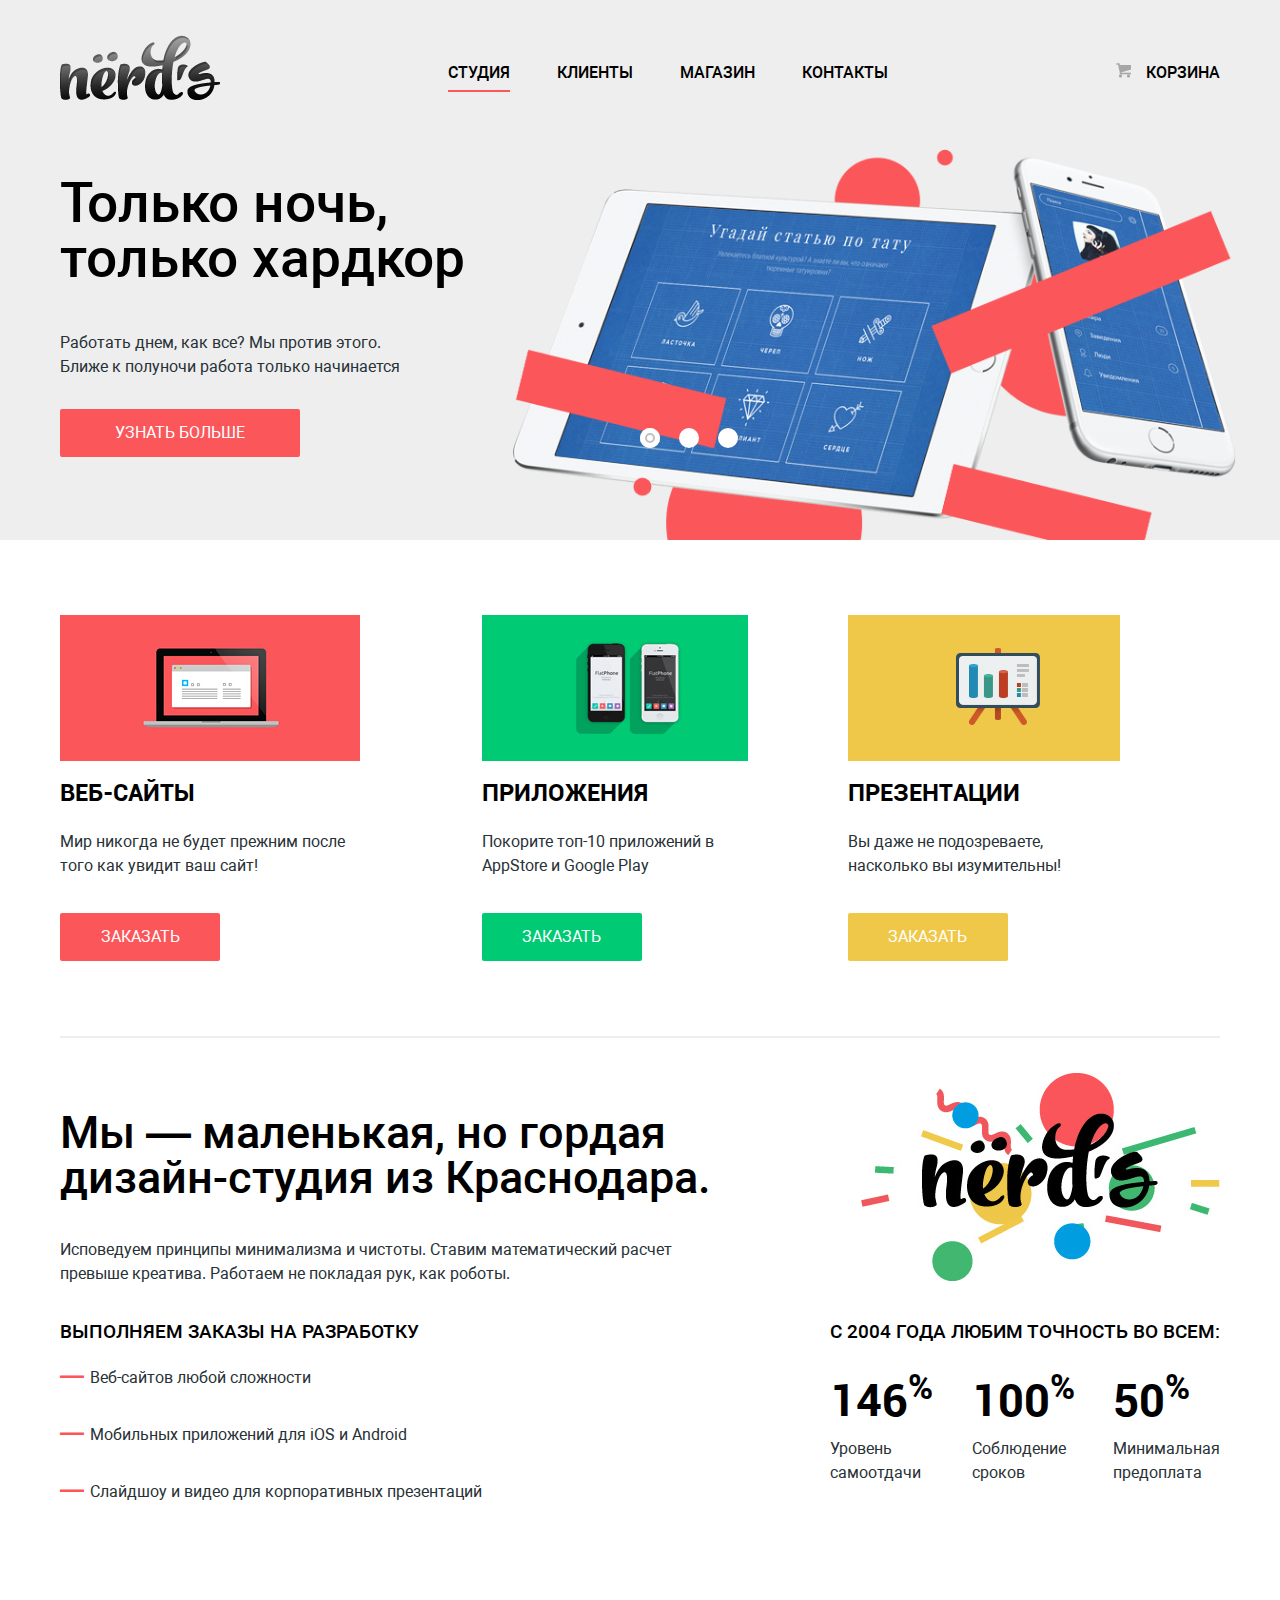
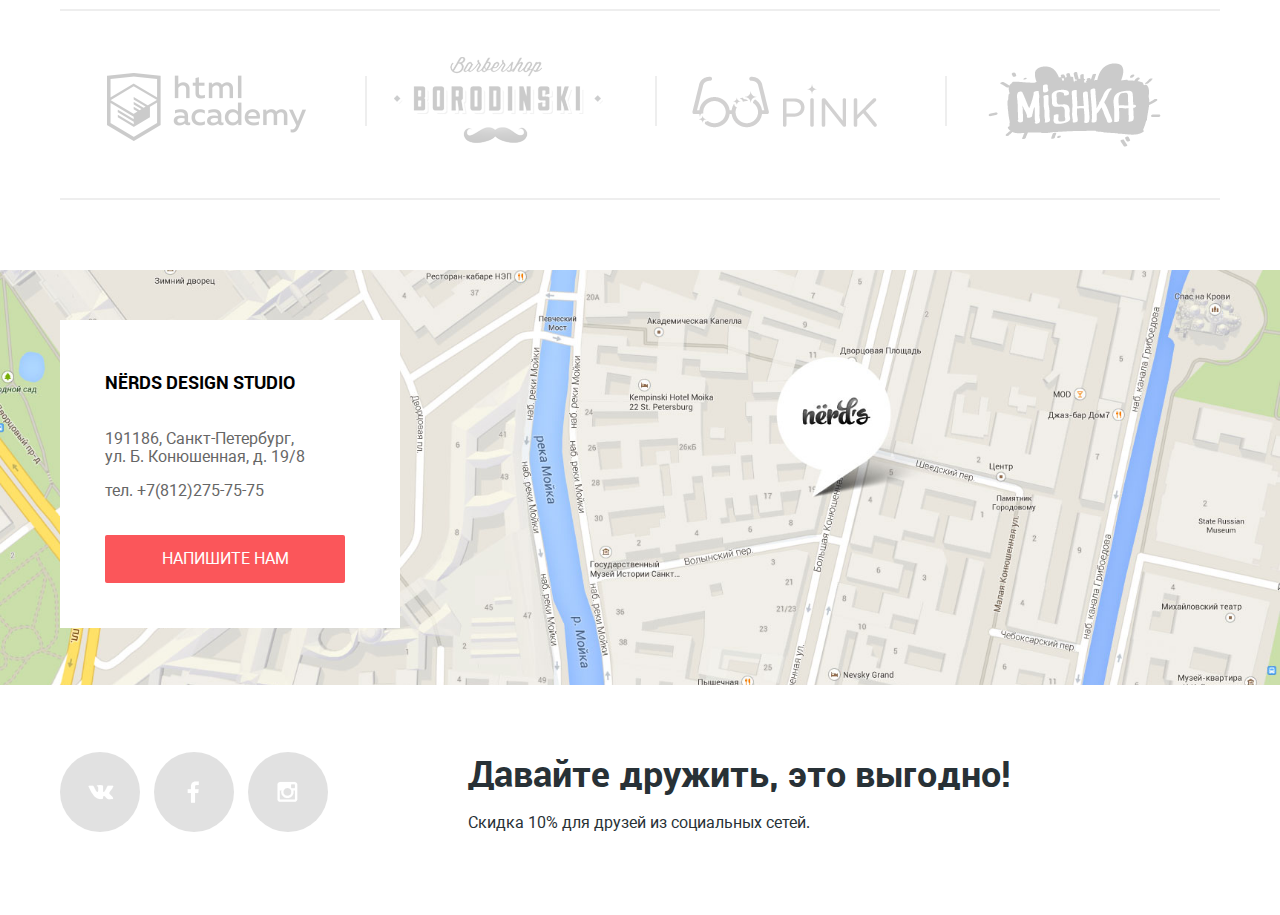
<file: index.html>
<!DOCTYPE html>
<html lang="ru">
	<head>
		<meta charset="UTF-8">
		<meta name = "format-detection" content = "telephone=no" />
		<title>Nerds</title>
		<link href="css/styles.min.css" rel="stylesheet">
	</head>
	<body>
		<header class="page-header">
			<div class="container">
				<div class="header-top">
					<div class="logo">
						<a href="index.html"><img src="img/logo.png" alt="Nerds"></a>
					</div>
					<nav class="main-menu">
						<ul>
							<li><a href="index.html" class="main-menu-link active-link">Студия</a></li>
							<li><a href="#" class="main-menu-link">Клиенты</a></li>
							<li><a href="catalog.html" class="main-menu-link">Магазин</a></li>
							<li><a href="#" class="main-menu-link">Контакты</a></li>
						</ul>
					</nav>
					<a href="#" class="basket-link">Корзина</a>
				</div>
			</div>
		</header>
		<section class="page-slider">
			<div class="container">
				<ul class="slider-pagination">
					<li class="pagination-element pagination-active" data-number="0"></li>
					<li class="pagination-element"  data-number="1"></li>
					<li class="pagination-element"  data-number="2"></li>
				</ul>
				<div class="slider-wrapper" data-index="0">
					<div class="slide-element slide-element-1">
						<h2 class="slide-title">Только ночь,<br> только хардкор</h2>
						<p class="slide-description">Работать днем, как все? Мы против этого.<br> Ближе к полуночи работа только начинается</p>
						<a href="#" class="btn slide-link-btn">Узнать больше</a>
					</div>
					<div class="slide-element slide-element-2">
						<h2 class="slide-title">Долго, дорого,<br> скрупулезно.</h2>
						<p class="slide-description">Математически выверенный дизайн<br> для вашего сайта или мобильного приложения</p>
						<a href="#" class="btn slide-link-btn">Узнать больше</a>
					</div>
					<div class="slide-element slide-element-3">
						<h2 class="slide-title">Любим математику<br> как никто другой</h2>
						<p class="slide-description">Никакого креатива, только математические формулы<br> для расчета идеальных пропорций.</p>
						<a href="#" class="btn slide-link-btn">Узнать больше</a>
					</div>
				</div>
			</div>
		</section>
		<main>
			<div class="container">
				<section class="advantages">
					<ul class="advantages-list">
						<li class="advantage-item advantage-sites">
							<h2 class="advantage-title">Веб-сайты</h2>
							<p class="advantage-description">Мир никогда не будет прежним после того как увидит ваш сайт!</p>
							<a href="#" class="btn advantage-btn advantage-sites-btn">Заказать</a>
						</li>
						<li class="advantage-item  advantage-apps">
							<h2 class="advantage-title">Приложения</h2>
							<p class="advantage-description">Покорите топ-10 приложений в AppStore и Google Play</p>
							<a href="#" class="btn advantage-btn advantage-apps-btn">Заказать</a>
						</li>
						<li class="advantage-item  advantage-presentations">
							<h2 class="advantage-title">Презентации</h2>
							<p class="advantage-description">Вы даже не подозреваете, насколько вы изумительны!</p>
							<a href="#" class="btn advantage-btn advantage-presentations-btn">Заказать</a>
						</li>
					</ul>
				</section>
				<section class="about-company">
					<div class="about-resume">
						<h2 class="resume-title">Мы &mdash;
						маленькая, но гордая дизайн-студия из Краснодара.</h2>
						<p class="resume-description">Исповедуем принципы минимализма и чистоты. Ставим математический расчет превыше креатива. Работаем не покладая рук, как роботы.</p>
					</div>
					<div class="about-orders">
						<h3 class="about-title">Выполняем заказы на разработку</h3>
						<ul class="about-orders-list">
							<li>Веб-сайтов любой сложности</li>
							<li>Мобильных приложений для iOS и Android</li>
							<li>Слайдшоу и видео для корпоративных презентаций</li>
						</ul>
					</div>
					<div class="about-stats">
						<h3 class="about-title">С 2004 года любим точность во всем:</h3>
						<ul class="stats-list">
							<li class="stats-item">
								<h3 class="stats-item-title">146<sup>%</sup></h3>
								<p class="stats-item-desc">Уровень<br> самоотдачи</p>
							</li>
							<li class="stats-item">
								<h3 class="stats-item-title">100<sup>%</sup></h3>
								<p class="stats-item-desc">Соблюдение<br> сроков</p>
							</li>
							<li class="stats-item">
								<h3 class="stats-item-title">50<sup>%</sup></h3>
								<p class="stats-item-desc">Минимальная<br> предоплата</p>
							</li>
						</ul>
					</div>
				</section>
				<section class="partners">
					<ul class="partners-list">
						<li>
							<a href="#"><img src="img/logo-academy.png" alt="HTML Academy" width="260" height="180"></a>
						</li>
						<li>
							<a href="#"><img src="img/logo-barbershop.png" alt="Borodinsky Barbershop" width="260" height="180"></a>
						</li>
						<li>
							<a href="#"><img src="img/logo-pink.png" alt="Pink" width="260" height="180"></a>
						</li>
						<li>
							<a href="#"><img src="img/logo-mishka.png" alt="Mishka" width="260" height="180"></a>
						</li>
					</ul>
				</section>
			</div>
		</main>
		<footer class="page-footer">
			<div class="footer-map">
				<div class="container">
					<div class="contacts">
						<h2 class="contacts-title">NЁRDS Design Studio</h2>
						<address class="contacts-address">191186, Санкт-Петербург,<br>
						ул. Б. Конюшенная, д. 19/8</address>
						<p class="contacts-phone">тел. +7(812)275-75-75</p>
						<a href="#" class="btn contacts-btn">Напишите нам</a>
					</div>
				</div>
			</div>
			<div class="feedback">
				<div class="feedback-head">
					<h2 class="feedback-title">Напишите нам</h2>
					<a href="#" class="close-window"></a>
				</div>
				<form>
					<div class="feedback-form-group">
						<label for="name">Ваше имя:</label>
						<input type="text" id="name" placeholder="Представьтесь пожалуйста">
					</div>
					<div class="feedback-form-group">
						<label for="email">Ваш e-mail:</label>
						<input type="email" id="email" placeholder="Для отправки ответа">
					</div>
					<label for="letter">Текст письма:</label>
					<textarea name="letter" id="letter" cols="30" rows="6" placeholder="В свободной форме"></textarea>
					<input type="submit" value="Отправить" class="btn submit-btn">
				</form>
			</div>
			<div class="footer-social">
				<div class="container">
					<div class="social-btns">
						<a href="#" class="social-btn social-vk">Вконтакте</a>
						<a href="#" class="social-btn social-fb">Facebook</a>
						<a href="#" class="social-btn social-inst">Instagram</a>
					</div>
					<div class="social-description">
						<h2 class="social-title">Давайте дружить, это выгодно!</h2>
						<p class="social-text">Скидка 10% для друзей из социальных сетей.</p>
					</div>
				</div>
			</div>
		</footer>
		<script src="js/main.js"></script>
	</body>
</html>
</file>
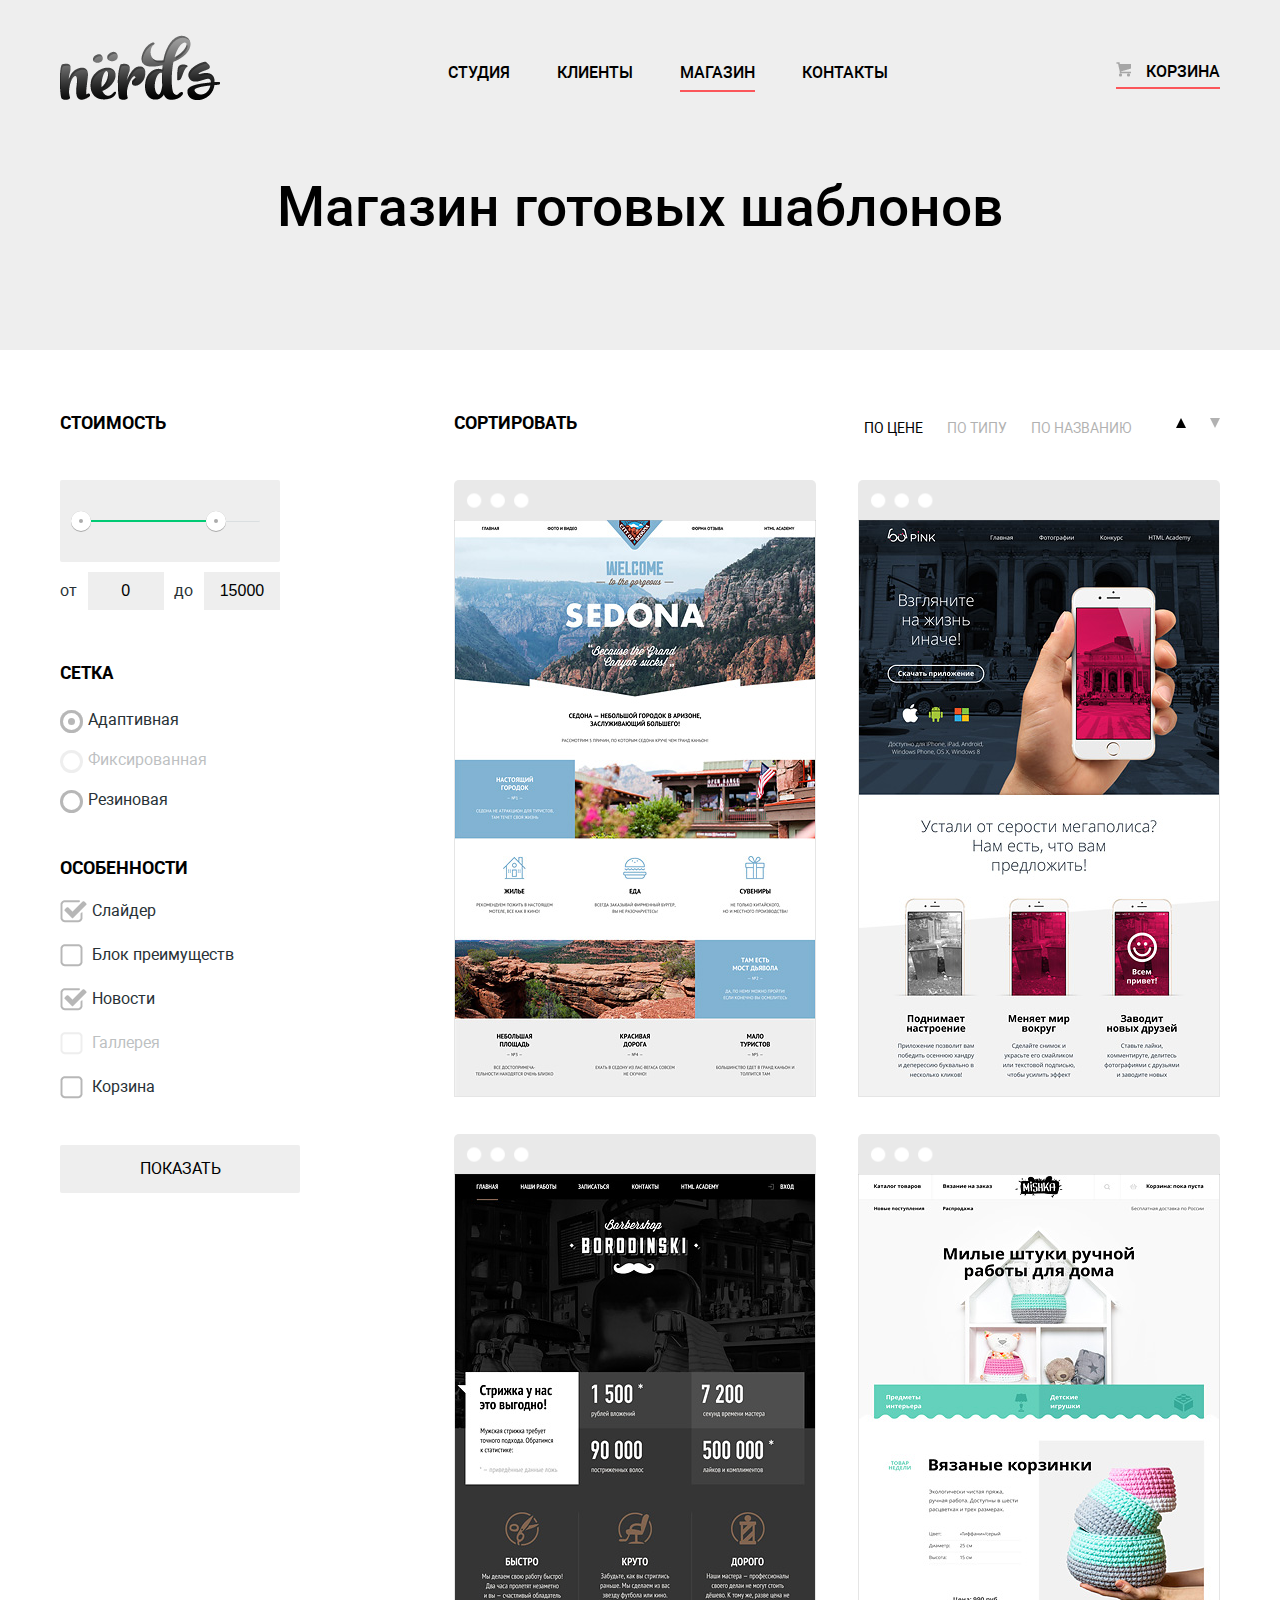
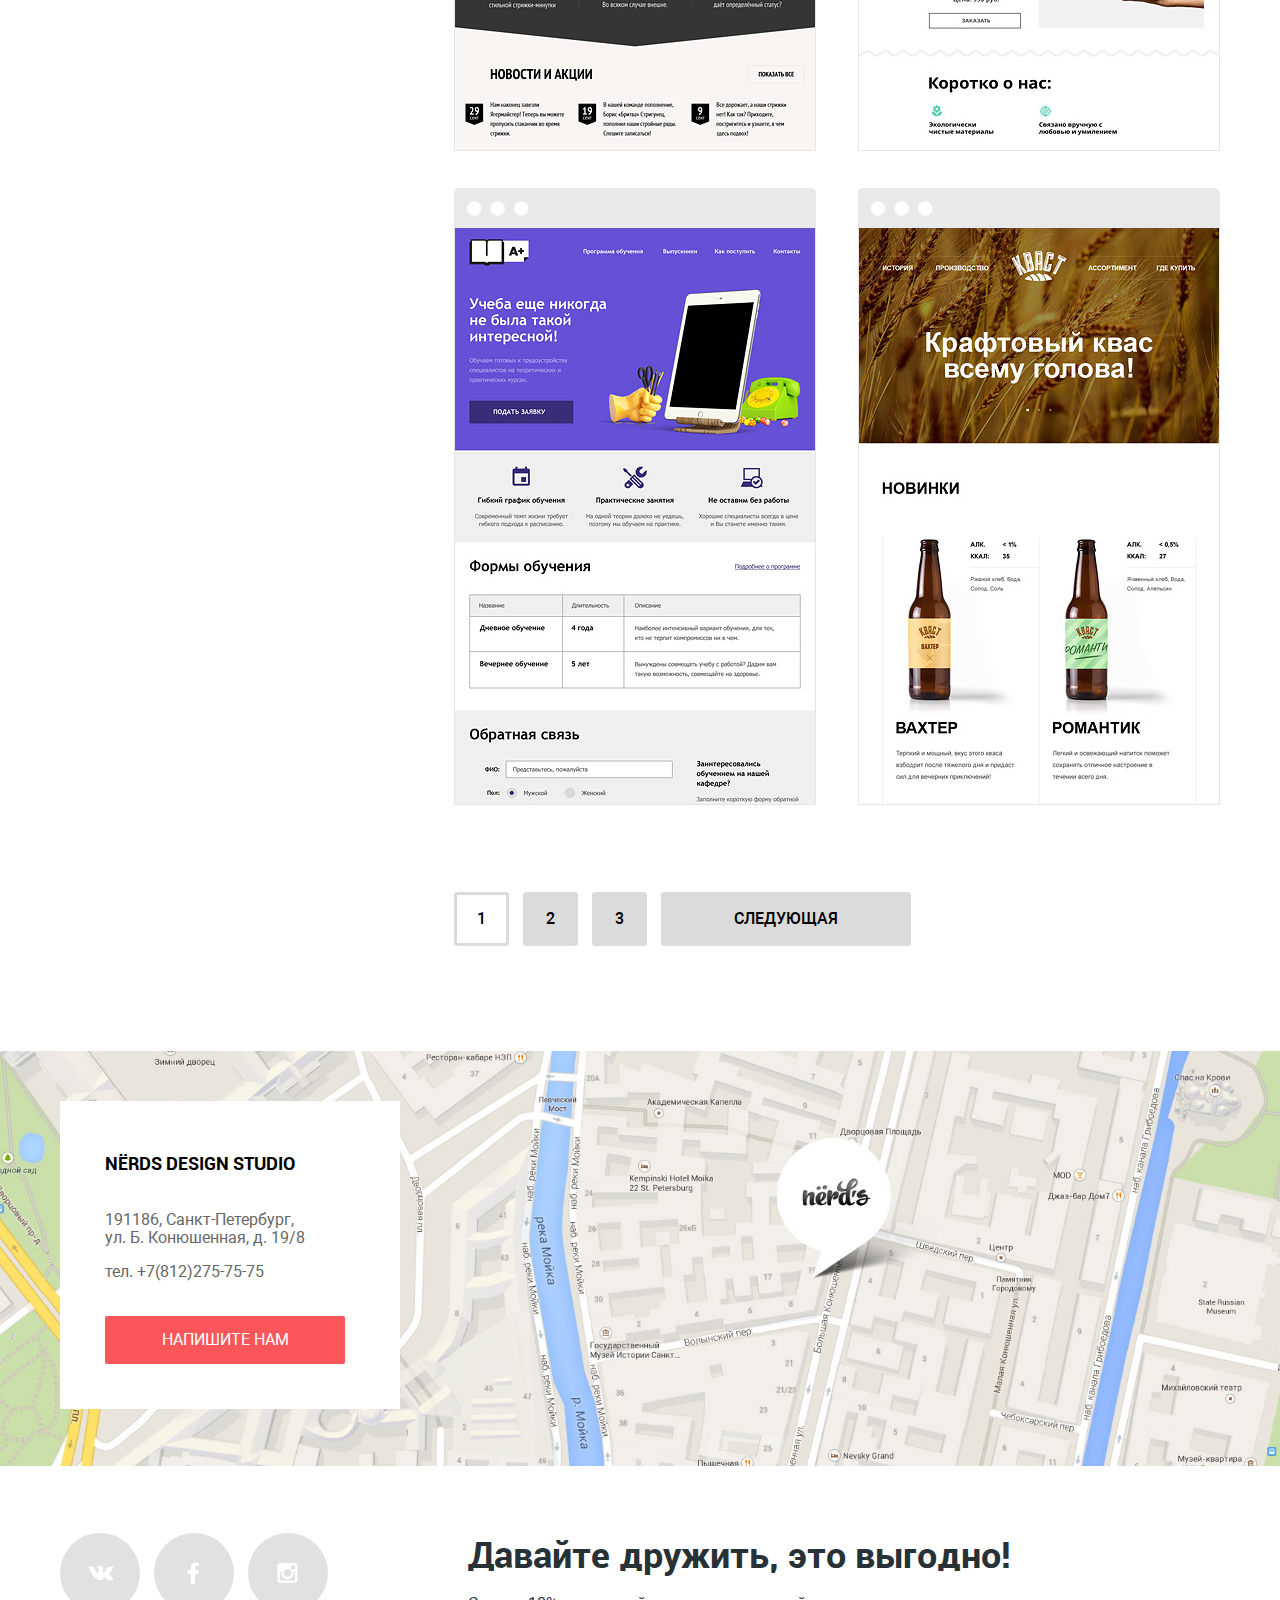
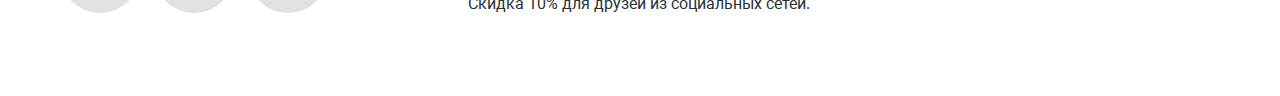
<file: catalog.html>
<!DOCTYPE html>
<html lang="ru">
	<head>
		<meta charset="UTF-8">
		<meta name = "format-detection" content = "telephone=no" />
		<title>Nerds</title>
		<link href="css/styles.min.css" rel="stylesheet">
	</head>
	<body>
		<header class="page-header">
			<div class="container">
				<div class="header-top">
					<div class="logo">
						<a href="index.html" class="logo"><img src="img/logo.png" alt="Nerds"></a>
					</div>
					<nav class="main-menu">
						<ul>
							<li><a href="index.html" class="main-menu-link">Студия</a></li>
							<li><a href="#" class="main-menu-link">Клиенты</a></li>
							<li><a href="catalog.html" class="main-menu-link active-link">Магазин</a></li>
							<li><a href="#" class="main-menu-link">Контакты</a></li>
						</ul>
					</nav>
					<a href="#" class="basket-link active-link">Корзина</a>
				</div>
			</div>
		</header>
		<section class="page-title">
			<h1>Магазин готовых шаблонов</h1>
		</section>
		<main>
			<div class="container">
				<div class="catalog-wrapper">
					<section class="catalog-control">
						<h2 class="catalog-title">Стоимость</h2>
						<div class="cost-change">
							<div class="cost-block">
								<div class="nouislider"></div>
							</div>
							<div class="cost-values">
								от <input type="number" class="min-price">
								до <input type="number" class="max-price">
							</div>
						</div>
						<div class="change-grid">
							<h2 class="catalog-title">Сетка</h2>
							<ul class="grid-list">
								<li>
									<input type="radio" id="adaptive" name="grid" checked>
									<label for="adaptive">Адаптивная</label>
								</li>
								<li>
									<input type="radio" id="fixed" name="grid" disabled>
									<label for="fixed">Фиксированная</label>
								</li>
								<li>
									<input type="radio" id="rubber" name="grid">
									<label for="rubber">Резиновая</label>
								</li>
							</ul>
						</div>
						<div class="features">
							<h2 class="catalog-title">Особенности</h2>
							<ul class="features-change-list">
								<li>
									<input type="checkbox" id="slider" name="feature" checked>
									<label for="slider">Слайдер</label>
								</li>
								<li>
									<input type="checkbox" id="feature-block" name="feature">
									<label for="feature-block">Блок преимуществ</label>
								</li>
								<li>
									<input type="checkbox" id="news" name="feature" checked>
									<label for="news">Новости</label>
								</li>
								<li>
									<input type="checkbox" id="gallery" name="feature" disabled>
									<label for="gallery">Галлерея</label>
								</li>
								<li>
									<input type="checkbox" id="basket" name="feature">
									<label for="basket">Корзина</label>
								</li>
							</ul>
						</div>
						<a href="#" class="btn btn-control">Показать</a>
					</section>
					<section class="catalog">
						<div class="catalog-head">
							<h2 class="catalog-title">Сортировать</h2>
							<div class="sorted-options">
								<a href="#" class="opt-active">По цене</a>
								<a href="#">По типу</a>	
								<a href="#">По названию</a>
								<a href="#" class="arrow arrow-up opt-active">По возрастанию</a>
								<a href="" class="arrow arrow-down">По убыванию</a>	
							</div>
						</div>
						<ul class="catalog-items">
							<li class="catalog-item">
								<img src="img/img-sedona.jpg" alt="Sedona" width="360" height="575">
								<div class="item-info">
									<h3 class="catalog-title">Sedona</h3>
									<p class="item-description">Информационный сайт для туристов</p>
									<a href="#" class="btn item-price-btn">9 900 руб.</a>
								</div>
							</li>
							<li class="catalog-item">
								<img src="img/img-pink.jpg" alt="Pink App" width="360" height="575">
								<div class="item-info">
									<h3 class="catalog-title">Pink App</h3>
									<p class="item-description">Продуктовый лендинг приложения для iOS и Android</p>
									<a href="#" class="btn item-price-btn">9 900 руб.</a>
								</div>
							</li>
							<li class="catalog-item">
								<img src="img/img-barbershop.jpg" alt="Barbershop" width="360" height="575">
								<div class="item-info">
									<h3 class="catalog-title">Barbershop</h3>
									<p class="item-description">Сайт салона красоты. Для мужчин, да.</p>
									<a href="#" class="btn item-price-btn">9 900 руб.</a>
								</div>
							</li>
							<li class="catalog-item">
								<img src="img/img-mishka.jpg" alt="Mishka" width="360" height="575">
								<div class="item-info">
									<h3 class="catalog-title">Mishka</h3>
									<p class="item-description">Интернет магазин вязаных игрушек</p>
									<a href="#" class="btn item-price-btn">9 900 руб.</a>
								</div>
							</li>
							<li class="catalog-item">
								<img src="img/img-aplus.jpg" alt="A Plus" width="360" height="575">
								<div class="item-info">
									<h3 class="catalog-title">A Plus</h3>
									<p class="item-description">Лендинг курсов повышения квалификации</p>
									<a href="#" class="btn item-price-btn">9 900 руб.</a>
								</div>
							</li>
							<li class="catalog-item">
								<img src="img/img-kvast.jpg" alt="Kvast" width="360" height="575">
								<div class="item-info">
									<h3 class="catalog-title">Кваст</h3>
									<p class="item-description">Промо-сайт производителя крафтового кваса</p>
									<a href="#" class="btn item-price-btn">9 900 руб.</a>
								</div>
							</li>
						</ul>
						<div class="catalog-pagination">
							<a href="#" class="catalog-active">1</a>
		                    <a href="#">2</a>
		                    <a href="#">3</a>
		                    <a href="#" class="catalog-next">Следующая</a>
						</div>
					</section>
				</div>
			</div>
		</main>
		<footer class="page-footer">
			<div class="footer-map">
				<div class="container">
					<div class="contacts">
						<h2 class="contacts-title">NЁRDS Design Studio</h2>
						<address class="contacts-address">191186, Санкт-Петербург,<br>
						ул. Б. Конюшенная, д. 19/8</address>
						<p class="contacts-phone">тел. +7(812)275-75-75</p>
						<a href="#" class="btn contacts-btn">Напишите нам</a>
					</div>
				</div>
			</div>
			<div class="feedback">
				<div class="feedback-head">
					<h2 class="feedback-title">Напишите нам</h2>
					<a href="#" class="close-window"></a>
				</div>
				<form>
					<div class="feedback-form-group">
						<label for="name">Ваше имя:</label>
						<input type="text" id="name" placeholder="Представьтесь пожалуйста">
					</div>
					<div class="feedback-form-group">
						<label for="email">Ваш e-mail:</label>
						<input type="email" id="email" placeholder="Для отправки ответа">
					</div>
					<label for="letter">Текст письма:</label>
					<textarea name="letter" id="letter" cols="30" rows="6" placeholder="В свободной форме"></textarea>
					<input type="submit" value="Отправить" class="btn submit-btn">
				</form>
			</div>
			<div class="footer-social">
				<div class="container">
					<div class="social-btns">
						<a href="#" class="social-btn social-vk">Вконтакте</a>
						<a href="#" class="social-btn social-fb">Facebook</a>
						<a href="#" class="social-btn social-inst">Instagram</a>
					</div>
					<div class="social-description">
						<h2 class="social-title">Давайте дружить, это выгодно!</h2>
						<p class="social-text">Скидка 10% для друзей из социальных сетей.</p>
					</div>
				</div>
			</div>
		</footer>
		<script src="js/nouislider.min.js"></script>
		<script src="js/catalog.js"></script>
	</body>
</html>
</file>
<file: css/styles.min.css>
button,hr,input{overflow:visible}audio,canvas,progress,video{display:inline-block}progress,sub,sup{vertical-align:baseline}[type=checkbox],[type=radio],legend{box-sizing:border-box;padding:0}.noUi-base,.noUi-target,sub,sup{position:relative}img,legend{max-width:100%}body,ul{margin:0}legend,ul{padding:0}.btn,.cost-values input,.item-info,.page-title h1{text-align:center}html{font-family:sans-serif;line-height:1.15;-ms-text-size-adjust:100%;-webkit-text-size-adjust:100%}article,aside,details,figcaption,figure,footer,header,main,menu,nav,section{display:block}h1{font-size:2em;margin:.67em 0}figure{margin:1em 40px}hr{box-sizing:content-box;height:0}code,kbd,pre,samp{font-family:monospace,monospace;font-size:1em}a{background-color:transparent;-webkit-text-decoration-skip:objects}a:active,a:hover{outline-width:0}abbr[title]{border-bottom:none;text-decoration:underline;text-decoration:underline dotted}.btn,.contacts-phone,.header-top a,.sorted-options a{text-decoration:none}b,strong{font-weight:bolder}dfn{font-style:italic}mark{background-color:#ff0;color:#000}small{font-size:80%}sub,sup{font-size:75%;line-height:0}sub{bottom:-.25em}sup{top:-.5em}audio:not([controls]){display:none;height:0}svg:not(:root){overflow:hidden}button,input,optgroup,select,textarea{font-family:sans-serif;font-size:100%;line-height:1.15;margin:0}button,select{text-transform:none}[type=reset],[type=submit],button,html [type=button]{-webkit-appearance:button}[type=button]::-moz-focus-inner,[type=reset]::-moz-focus-inner,[type=submit]::-moz-focus-inner,button::-moz-focus-inner{border-style:none;padding:0}[type=button]:-moz-focusring,[type=reset]:-moz-focusring,[type=submit]:-moz-focusring,button:-moz-focusring{outline:ButtonText dotted 1px}fieldset{border:1px solid silver;margin:0 2px;padding:.35em .625em .75em}legend{color:inherit;display:table;white-space:normal}textarea{overflow:auto}[type=number]::-webkit-inner-spin-button,[type=number]::-webkit-outer-spin-button{height:auto}[type=search]{-webkit-appearance:textfield;outline-offset:-2px}[type=search]::-webkit-search-cancel-button,[type=search]::-webkit-search-decoration{-webkit-appearance:none}::-webkit-file-upload-button{-webkit-appearance:button;font:inherit}.btn,body{font-size:16px}.advantage-title,.stats-item-title,body{font-family:Roboto,sans-serif}summary{display:list-item}[hidden],template{display:none}/*! nouislider - 9.2.0 - 2017-01-11 10:35:35 */.noUi-target,.noUi-target *{-webkit-touch-callout:none;-webkit-tap-highlight-color:transparent;-webkit-user-select:none;-ms-touch-action:none;touch-action:none;-ms-user-select:none;-moz-user-select:none;user-select:none;-moz-box-sizing:border-box;box-sizing:border-box}.noUi-target{direction:ltr;background:#d7dcde;border-radius:4px;border:none;box-shadow:inset 0 1px 1px #F0F0F0,0 3px 6px -5px #BBB}.noUi-base{width:100%;height:100%;z-index:1}.noUi-connect{position:absolute;right:0;top:0;left:0;bottom:0}.noUi-origin{position:absolute;height:0;width:0}.noUi-state-tap .noUi-connect,.noUi-state-tap .noUi-origin{-webkit-transition:top .3s,right .3s,bottom .3s,left .3s;transition:top .3s,right .3s,bottom .3s,left .3s}.noUi-state-drag *{cursor:inherit!important}.noUi-base,.noUi-handle{-webkit-transform:translate3d(0,0,0);transform:translate3d(0,0,0)}.noUi-horizontal{height:2px}.noUi-horizontal .noUi-handle{width:20px;height:20px;left:-9px;top:-9px}.noUi-connect{background:#00ca74;box-shadow:inset 0 0 3px #00ca74;-webkit-transition:background 450ms;transition:background 450ms}.noUi-draggable{cursor:ew-resize}.noUi-vertical .noUi-draggable{cursor:ns-resize}.noUi-handle{position:relative;z-index:1;border-radius:50%;background:#ababab;cursor:default;box-shadow:0 1px 0 0 #ababab,inset 0 0 0 8px #fff}[disabled] .noUi-connect{background:#B8B8B8}[disabled] .noUi-handle,[disabled].noUi-handle,[disabled].noUi-target{cursor:not-allowed}.features-change-list label,.grid-list label{cursor:pointer}@font-face{font-family:Roboto;font-weight:400;src:url(../fonts/roboto.woff2);src:url(../fonts/roboto.woff)}@font-face{font-family:Roboto;font-weight:600;src:url(../fonts/robotomedium.woff2);src:url(../fonts/robotomedium.woff)}@font-face{font-family:Roboto;font-weight:800;src:url(../fonts/robotobold.woff2);src:url(../fonts/robotobold.woff)}body{line-height:24px;min-width:1200px;color:#283136;background-color:#fff}img{border-style:none;height:auto}ul{list-style:none}.btn{font-weight:500;line-height:18px;display:block;width:140px;padding:15px 50px;text-transform:uppercase;color:#fff;border-radius:2px;background:#fb565a}.contacts-title,.header-top a{line-height:30px;text-transform:uppercase}.btn:hover{background:#e74246}.btn:active{color:rgba(255,255,255,.3);background:#d7373b;box-shadow:inset 0 3px 5px -2px rgba(0,0,0,.4)}.container{width:1160px;margin:0 auto;padding:0 20px}.page-header{padding:35px 0 0;background:#eee}.header-top{display:flex;justify-content:space-between;align-items:center}.header-top a{font-weight:600;color:#000}.header-top a:hover{color:#fb565a}.header-top a:active{opacity:.3;color:#000}.header-top .logo:hover{opacity:.8}.header-top .logo:active{opacity:.3}.main-menu ul{display:flex;width:440px;justify-content:space-between}.main-menu-link{padding-bottom:8px}.active-link{border-bottom:2px solid #fb565a}.basket-link::before{display:inline-block;width:15px;height:15px;margin-right:15px;content:'';background:url(../img/basket-icon.png) no-repeat}.page-footer{position:relative;padding:70px 0 65px}.footer-map{min-height:415px;background:url(../img/footer-map.jpg) center center no-repeat;background-size:cover}.contacts{float:left;width:250px;margin-top:50px;padding:35px 45px 45px;background-color:#fff}.contacts-title{font-size:18px;font-weight:800;margin-bottom:30px;color:#000}.contacts-address{font-style:normal;line-height:18px;color:#666}.contacts-phone{line-height:18px;margin-bottom:35px;color:#666}.footer-social{padding-top:45px}.footer-social .container{display:flex;align-items:center}.about-company,.feedback-head{justify-content:space-between}.social-btns{margin-right:130px}.social-btns a{font-size:0;display:inline-block;width:80px;height:80px;margin-right:10px;border-radius:50%;background-color:#e1e1e1;background-image:url(../img/spritesheet.png);background-repeat:no-repeat}.social-btns a:hover{background-color:#e74246}.social-btns a:active{background-color:#d7373b;box-shadow:inset 0 3px 0 0 rgba(0,0,0,.2)}.social-vk{background-position:-155px 57%}.social-fb{background-position:3px 50%}.social-inst{background-position:-73px 50%}.social-description .social-title{font-size:36px;font-weight:700;line-height:36px;margin-bottom:10px}.social-description .social-text{line-height:22px}.feedback{position:absolute;top:0;left:50%;display:none;width:760px;margin-left:-480px;padding:35px 100px 80px;background-color:#fff;box-shadow:0 15px 45px 5px #000}.feedback-show{display:block}.feedback-head{display:flex;align-items:center}.feedback-title{font-size:45px;font-weight:600;line-height:45px;color:#000}.feedback label{font-weight:600;line-height:18px;display:block;margin-bottom:10px}.close-window{display:block;width:22px;height:22px;opacity:.3;background:url(../img/feedback-close.png) 50% 50% no-repeat #fff}.close-window:hover{opacity:1}.close-window:active{opacity:.1}.feedback-form-group{display:inline-block;width:355px;margin-right:40px;margin-bottom:30px}.feedback-form-group:nth-child(2){margin-right:0}.feedback textarea,.feedback-form-group input{box-sizing:border-box;width:100%;padding:15px 13px;resize:none;border:2px solid #d7dcde}.feedback textarea:hover,.feedback-form-group input:hover{border-color:#b4b9bb}.feedback textarea:focus,.feedback-form-group input:focus{color:#000;border-color:#000;outline:0}.feedback-form-group input:invalid{color:#e74246;border-color:#e74246}.submit-btn{box-sizing:content-box;margin-top:45px;border:none;outline:0}.about-company,.partners{border-bottom:2px solid #eee}.page-slider{margin:0;padding-top:20px;height:410px;background:#eee}.page-slider .container{overflow:hidden;position:relative;height:410px}.slider-wrapper{overflow:hidden;position:absolute;top:0;left:0;margin-left:20px;width:3600px;transition:left,.5s ease-in}.slide-element{float:left;width:550px;min-height:410px;padding-right:650px;background-repeat:no-repeat;background-position:95% 0;background-size:contain}.slide-element-1{background-image:url(../img/slide1.png)}.slide-element-2{background-image:url(../img/slide2.png)}.slide-element-3{background-image:url(../img/slide3.png)}.slide-title{font-size:55px;font-weight:600;line-height:55px;color:#000}.slide-description{color:#283136}.about-title,.resume-title{color:#000;font-weight:600}.slide-link-btn{margin-top:30px}.slider-pagination{position:absolute;z-index:10;bottom:85px;left:50%}.pagination-element{display:inline-block;width:20px;height:20px;margin-right:15px;border-radius:50%;background:#fff}.pagination-active{box-shadow:inset 0 0 0 5px #fff,inset 0 0 0 7px #c1c1c1}.advantages{padding:75px 0}.advantages-list{display:flex}.advantage-item{margin-right:100px;padding-top:145px;background-repeat:no-repeat;background-position:0 0}.advantage-sites{background-image:url(../img/advantage-sites.jpg)}.advantage-apps{background-image:url(../img/advantage-apps.jpg)}.advantage-presentations{background-image:url(../img/advantage-presents.jpg)}.advantage-title{font-size:24px;font-weight:800;line-height:30px;text-transform:uppercase;color:#000}.advantage-btn{width:90px;margin-top:35px;padding:15px 35px;border-radius:2px}.advantage-sites-btn{background:#fb565a}.advantage-apps-btn{background:#00ca74}.advantage-apps-btn:hover{background:#00bc6c}.advantage-apps-btn:active{background:#00aa62}.advantage-presentations-btn{background:#efc84a}.advantage-presentations-btn:hover{background:#eab534}.advantage-presentations-btn:active{background:#e5a722}.about-company{display:flex;padding:35px 0 75px;border-top:2px solid #eee;flex-wrap:wrap}.about-resume{padding-right:500px;background:url(../img/about-bg.jpg) right 0 top 0 no-repeat}.resume-title{font-size:45px;line-height:45px}.about-title{text-transform:uppercase}.about-orders-list li{margin-bottom:30px}.about-orders-list li::before{font-size:24px;font-weight:600;content:'—  ';color:#fb565a}.stats-list{display:flex;justify-content:space-between}.stats-item-title{font-size:45px;font-weight:700;margin:30px 0 20px;color:#000}.partners-list{display:flex;justify-content:space-around}.partners-list li{position:relative}.partners-list li:not(:first-child)::before{position:absolute;top:35%;left:0;display:inline-block;width:2px;height:50px;content:'';vertical-align:middle;background:#eee}.catalog-wrapper,.cost-values{display:flex;justify-content:space-between}.partners-list a img{opacity:.2}.partners-list a:hover img{opacity:1}.partners-list a:active img{opacity:.1}.page-title{padding:70px 0 115px;background-color:#eee}.page-title h1{font-size:55px;font-weight:600;line-height:55px;margin:0;color:#000}.features-change-list label::before,.grid-list label::before{margin-right:5px;vertical-align:middle;content:''}.catalog-wrapper{padding:45px 0 35px;background:#fff}.catalog-title{font-size:18px;font-weight:700;line-height:30px;text-transform:uppercase;color:#000}.cost-change{width:220px;margin-top:40px}.cost-block{position:relative;margin-bottom:10px;padding:40px 20px;border-radius:2px;background:#eee}.cost-values{align-items:center}.cost-values input{width:50px;padding:10px 13px;border:none;background:#eee;-moz-appearance:textfield}.cost-values input::-webkit-inner-spin-button,.cost-values input::-webkit-outer-spin-button{-webkit-appearance:none}.cost-values input:focus{outline:0}.change-grid{margin-top:50px}.grid-list li{line-height:30px;margin-bottom:10px}.grid-list input[type=radio]{display:none}.grid-list label:hover::before{opacity:1}.grid-list input[type=radio]:disabled+label,.grid-list input[type=radio]:disabled+label::before{opacity:.3}.grid-list label::before{display:inline-block;width:23px;height:23px;opacity:.4;border-radius:50%;box-shadow:inset 0 0 0 3px #4d4d4d,inset 0 0 0 8px #fff}.grid-list input[type=radio]:checked+label::before{box-shadow:inset 0 0 0 3px #4d4d4d,inset 0 0 0 8px #fff,inset 0 0 0 13px #4d4d4d}.features{margin-top:40px}.features-change-list li{line-height:20px;margin-bottom:20px}.features-change-list input[type=checkbox]{display:none}.features-change-list label:hover::before{opacity:1}.features-change-list input[type=checkbox]:disabled+label,.features-change-list input[type=checkbox]:disabled+label::before{opacity:.3}.features-change-list label::before{display:inline-block;width:27px;height:24px;opacity:.4;background:url(../img/checkbox-sprite.png) no-repeat}.features-change-list input[type=checkbox]:checked+label::before{background:url(../img/checkbox-sprite.png) -27px 0 no-repeat}.btn-control{margin-top:45px;color:#000;background:#eee}.btn-control:hover{background:#dfdfdf}.btn-control:active{color:rgba(0,0,0,.3);background:#d5d5d5;box-shadow:inset 0 3px 0 0 rgba(0,0,0,.2)}.catalog{width:66%}.catalog-head{display:flex;justify-content:space-between;align-items:center}.sorted-options a{font-size:14px;line-height:18px;margin-right:20px;vertical-align:bottom;text-transform:uppercase;opacity:.3;color:#000}.sorted-options a:hover{opacity:.6}.sorted-options .opt-active,.sorted-options .opt-active:hover,.sorted-options a:active{opacity:1}.sorted-options a:nth-child(3){margin-right:40px}.sorted-options a:last-child{margin-right:0}.sorted-options .arrow{font-size:0}.sorted-options .arrow::before{display:inline-block;content:'';border:10px solid #000;border-right-width:5px;border-right-color:transparent;border-left-width:5px;border-left-color:transparent}.sorted-options .arrow-up::before{border-top-style:none}.sorted-options .arrow-down::before{border-bottom-style:none}.catalog-items{display:flex;margin-top:25px;flex-wrap:wrap;justify-content:space-between}.catalog-item{position:relative;margin-bottom:30px;padding-top:40px}.catalog-item::before{position:absolute;top:0;left:0;display:block;width:100%;height:41px;content:'';opacity:.12;border-top-left-radius:5px;border-top-right-radius:5px;background:url(../img/browser.png) center 0 no-repeat;background-size:cover}.catalog-item img{border:1px solid #e5e5e5;border-top-style:none}.item-info{position:absolute;bottom:0;left:0;display:none;width:auto;height:37%;padding:5px 65px 0;background:#eee}.item-description{line-height:18px;margin-bottom:30px;color:#666}.item-price-btn{width:100px;margin:0 auto}.catalog-item:hover .item-info{display:block}.catalog-item:hover::before{opacity:1}.catalog-item:hover{box-shadow:0 5px 10px 3px #cfcfcf}.catalog-pagination{margin-top:50px}.catalog-pagination a{font-weight:600;line-height:18px;display:inline-block;margin-right:10px;padding:15px 20px;text-align:center;text-decoration:none;text-transform:uppercase;color:#000;border:3px solid #dbdbdb;border-radius:3px;background:#dbdbdb}.catalog-pagination a:hover{background:#dfdfdf}.catalog-pagination a:active{color:rgba(0,0,0,.3);border-top-color:#bfbfbf}.catalog-pagination .catalog-active{background-color:#fff}.catalog-pagination .catalog-next{padding:15px 70px}
</file>
